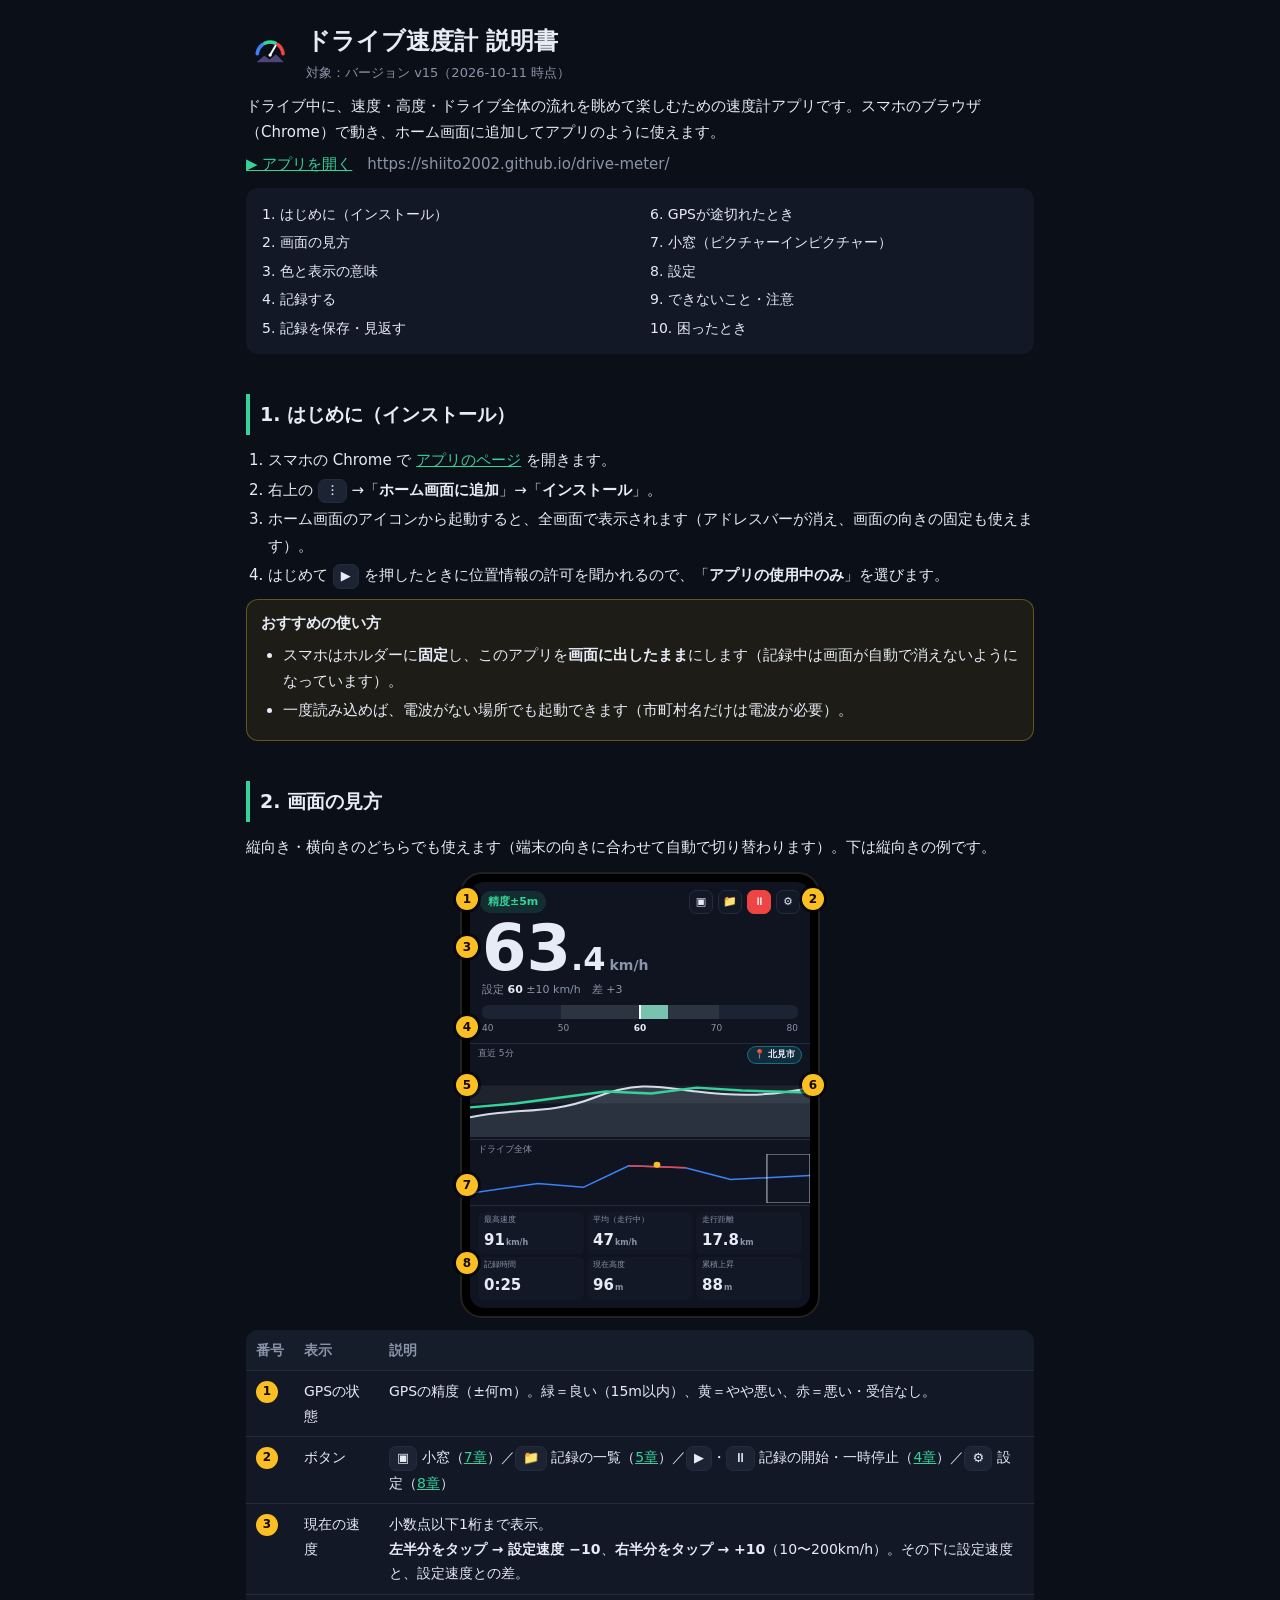
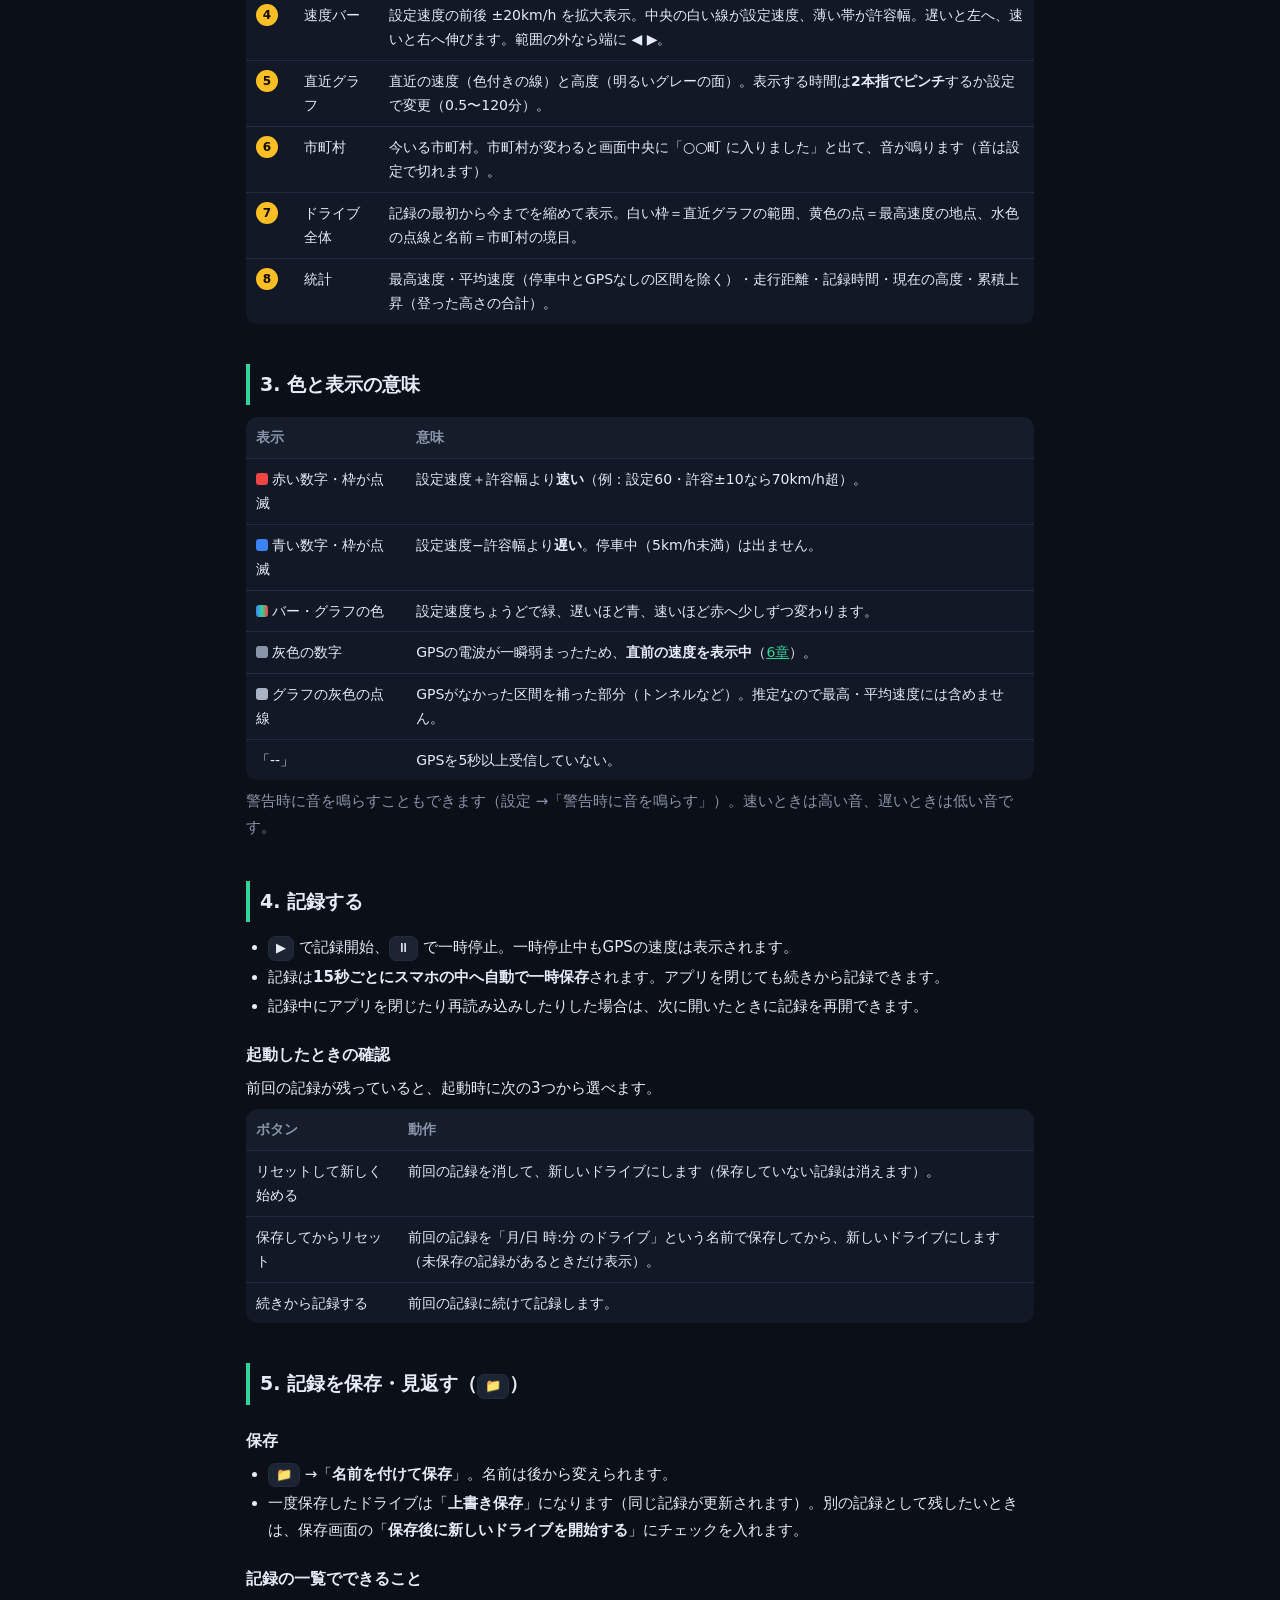
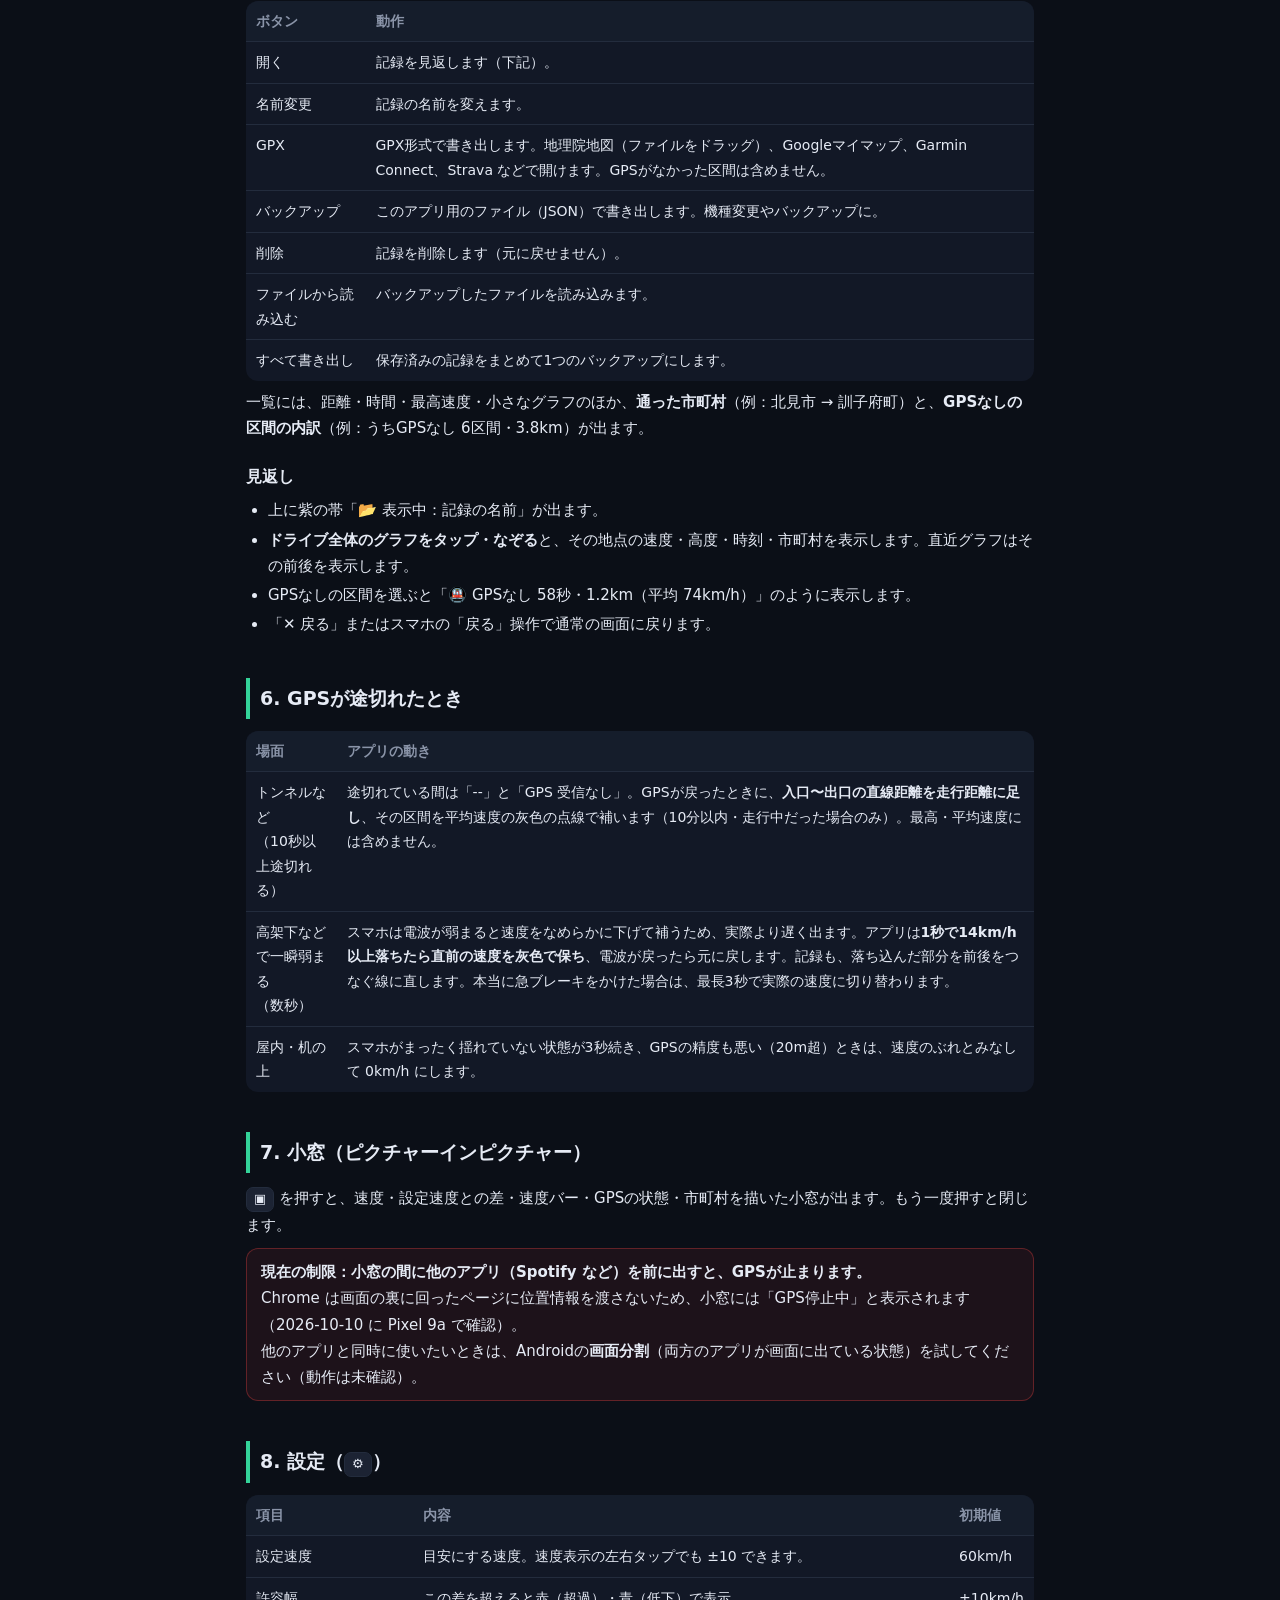
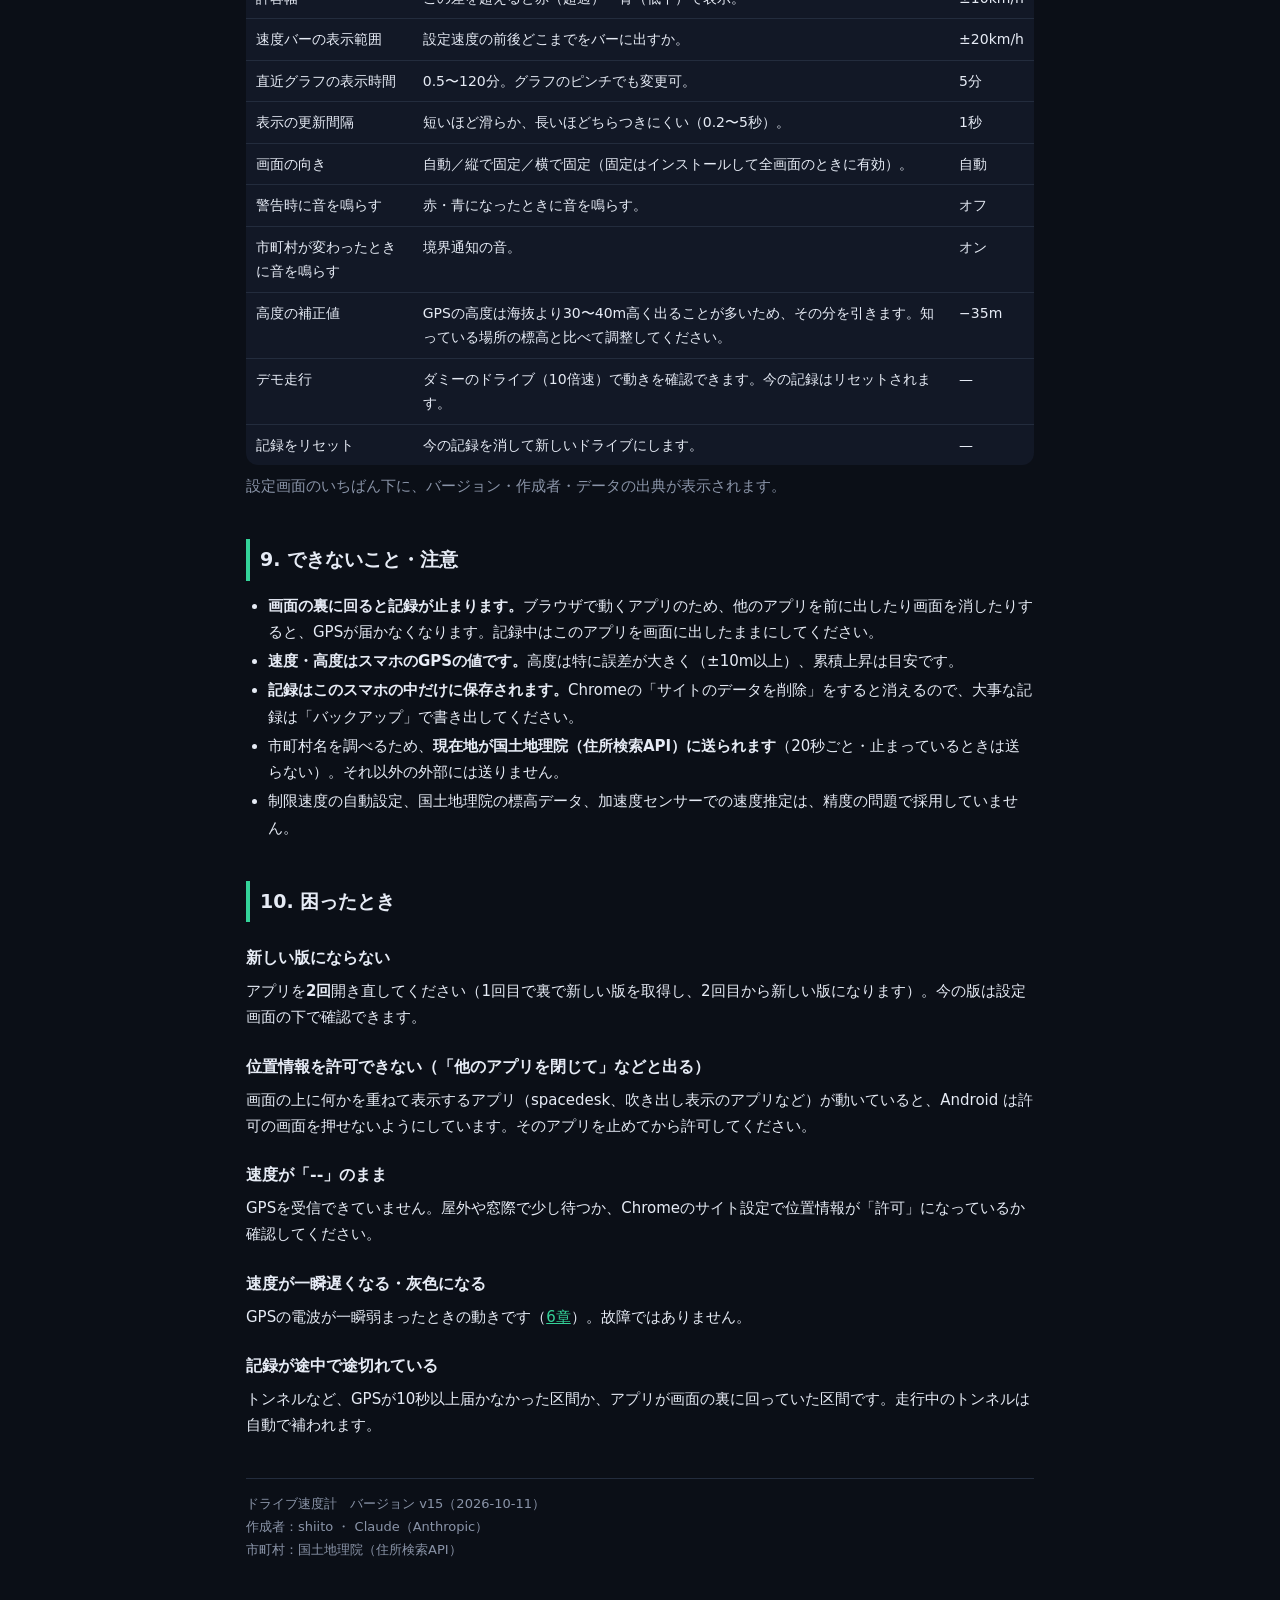
<file: manual.html>
<!doctype html>
<html lang="ja">
<head>
<meta charset="utf-8">
<meta name="viewport" content="width=device-width, initial-scale=1">
<meta name="theme-color" content="#0b0f17">
<title>ドライブ速度計 説明書</title>
<link rel="icon" href="icons/icon-192.png">
<style>
  :root{
    --bg:#0b0f17; --panel:#121826; --panel2:#0f1420; --line:#232c3d;
    --text:#e6ebf5; --muted:#8a94a8; --accent:#34d399;
    --blue:#3b82f6; --red:#ef4444; --gold:#fbbf24; --cyan:#22d3ee; --gray:#8a94a8;
  }
  *{box-sizing:border-box}
  html{scroll-behavior:smooth}
  body{margin:0;background:var(--bg);color:var(--text);line-height:1.75;font-size:15px;
    font-family:system-ui,"Noto Sans JP","Hiragino Sans","Yu Gothic UI",sans-serif}
  .wrap{max-width:820px;margin:0 auto;padding:20px 16px 64px}
  header.top{display:flex;align-items:center;gap:12px;margin-bottom:8px}
  header.top img{width:48px;height:48px;border-radius:12px}
  h1{font-size:24px;margin:0}
  .ver{color:var(--muted);font-size:13px}
  h2{font-size:19px;margin:40px 0 12px;padding:4px 0 4px 10px;border-left:4px solid var(--accent);scroll-margin-top:12px}
  h3{font-size:16px;margin:22px 0 6px}
  p{margin:6px 0}
  a{color:var(--accent)}
  .muted{color:var(--muted)}
  .card{background:var(--panel);border-radius:12px;padding:12px 16px;margin:10px 0}
  .note{background:#fbbf2414;border:1px solid #fbbf2455;border-radius:12px;padding:10px 14px;margin:10px 0}
  .warn{background:#ef444414;border:1px solid #ef444455;border-radius:12px;padding:10px 14px;margin:10px 0}
  ol,ul{margin:6px 0;padding-left:22px}
  li{margin:3px 0}
  table{width:100%;border-collapse:collapse;font-size:14px;background:var(--panel);border-radius:12px;overflow:hidden;margin:8px 0}
  th,td{padding:8px 10px;border-bottom:1px solid var(--line);text-align:left;vertical-align:top}
  th{color:var(--muted);font-weight:600;background:#18203099;white-space:nowrap}
  tr:last-child td{border-bottom:0}
  .k{display:inline-block;min-width:24px;padding:0 7px;border-radius:7px;background:#1c2333;border:1px solid var(--line);font-size:13px;text-align:center}
  .num{display:inline-grid;place-items:center;width:22px;height:22px;border-radius:50%;background:var(--gold);color:#140a00;font-size:12px;font-weight:800;margin-right:4px;vertical-align:1px}
  .toc{columns:2;column-gap:20px;font-size:14px}
  .toc a{display:block;color:var(--text);text-decoration:none;padding:2px 0}
  .toc a:hover{color:var(--accent)}
  @media (max-width:520px){.toc{columns:1}}
  .sw{display:inline-block;width:12px;height:12px;border-radius:3px;vertical-align:-1px;margin-right:4px}

  /* 画面の図（説明用の簡易な絵） */
  .shot{position:relative;background:#000;border:2px solid #222;border-radius:22px;padding:8px;max-width:360px;margin:12px auto}
  .scr{background:var(--panel2);border-radius:14px;overflow:hidden;font-size:11px}
  .scr .tb{display:flex;align-items:center;gap:5px;padding:8px 10px 2px}
  .scr .pill{background:#34d39922;color:var(--accent);border-radius:99px;padding:1px 8px;font-weight:700}
  .scr .sp{flex:1}
  .scr .ib{width:24px;height:24px;border-radius:7px;border:1px solid var(--line);background:var(--panel);display:grid;place-items:center;font-size:11px}
  .scr .ib.rec{background:var(--red);border-color:var(--red);color:#fff}
  .scr .spd{padding:0 12px;font-weight:800;font-size:64px;line-height:1}
  .scr .spd .d{font-size:32px}
  .scr .spd small{font-size:14px;color:var(--muted);font-weight:600;margin-left:4px}
  .scr .dl{padding:0 12px;color:var(--muted)}
  .scr .bar{position:relative;margin:6px 12px 2px;height:14px;background:#1c2333;border-radius:6px;overflow:hidden}
  .scr .bar i{position:absolute;top:0;bottom:0}
  .scr .bl{display:flex;justify-content:space-between;margin:0 12px;color:var(--muted);font-size:9px}
  .scr .ch{position:relative;height:96px;border-top:1px solid var(--line);margin-top:6px}
  .scr .ch.s{height:66px;margin-top:0}
  .scr .ch .t{position:absolute;left:8px;top:2px;color:var(--muted);font-size:9px}
  .scr .ch .m{position:absolute;right:8px;top:2px;font-size:9px;font-weight:700;background:#22d3ee22;border:1px solid #22d3ee66;border-radius:99px;padding:0 6px}
  .scr .ch svg{position:absolute;left:0;top:14px;width:100%;height:calc(100% - 16px)}
  .scr .st{display:grid;grid-template-columns:repeat(3,1fr);gap:3px;padding:6px 8px 8px;border-top:1px solid var(--line)}
  .scr .st div{background:var(--panel);border-radius:6px;padding:1px 6px}
  .scr .st span{display:block;color:var(--muted);font-size:8px}
  .scr .st b{font-size:15px}
  .scr .st b small{font-size:8px;color:var(--muted);margin-left:1px}
  .call{position:absolute;display:grid;place-items:center;width:22px;height:22px;border-radius:50%;background:var(--gold);color:#140a00;font-size:12px;font-weight:800;box-shadow:0 0 0 3px #0008}
  footer{margin-top:40px;padding-top:14px;border-top:1px solid var(--line);color:var(--muted);font-size:13px}
</style>
</head>
<body>
<div class="wrap">
  <header class="top">
    <img src="icons/icon-192.png" alt="">
    <div><h1>ドライブ速度計 説明書</h1><div class="ver">対象：バージョン v15（2026-10-11 時点）</div></div>
  </header>
  <p>ドライブ中に、速度・高度・ドライブ全体の流れを眺めて楽しむための速度計アプリです。スマホのブラウザ（Chrome）で動き、ホーム画面に追加してアプリのように使えます。</p>
  <p><a href="./">▶ アプリを開く</a>　<span class="muted">https://shiito2002.github.io/drive-meter/</span></p>

  <div class="card toc">
    <a href="#start">1. はじめに（インストール）</a>
    <a href="#screen">2. 画面の見方</a>
    <a href="#color">3. 色と表示の意味</a>
    <a href="#rec">4. 記録する</a>
    <a href="#records">5. 記録を保存・見返す</a>
    <a href="#gps">6. GPSが途切れたとき</a>
    <a href="#pip">7. 小窓（ピクチャーインピクチャー）</a>
    <a href="#settings">8. 設定</a>
    <a href="#limits">9. できないこと・注意</a>
    <a href="#faq">10. 困ったとき</a>
  </div>

  <!-- ============================================================ -->
  <h2 id="start">1. はじめに（インストール）</h2>
  <ol>
    <li>スマホの Chrome で <a href="./">アプリのページ</a> を開きます。</li>
    <li>右上の <span class="k">︙</span> →「<b>ホーム画面に追加</b>」→「<b>インストール</b>」。</li>
    <li>ホーム画面のアイコンから起動すると、全画面で表示されます（アドレスバーが消え、画面の向きの固定も使えます）。</li>
    <li>はじめて <span class="k">▶</span> を押したときに位置情報の許可を聞かれるので、「<b>アプリの使用中のみ</b>」を選びます。</li>
  </ol>
  <div class="note">
    <b>おすすめの使い方</b>
    <ul>
      <li>スマホはホルダーに<b>固定</b>し、このアプリを<b>画面に出したまま</b>にします（記録中は画面が自動で消えないようになっています）。</li>
      <li>一度読み込めば、電波がない場所でも起動できます（市町村名だけは電波が必要）。</li>
    </ul>
  </div>

  <!-- ============================================================ -->
  <h2 id="screen">2. 画面の見方</h2>
  <p>縦向き・横向きのどちらでも使えます（端末の向きに合わせて自動で切り替わります）。下は縦向きの例です。</p>

  <div class="shot">
    <div class="scr">
      <div class="tb"><span class="pill">精度±5m</span><span class="sp"></span>
        <span class="ib">▣</span><span class="ib">📁</span><span class="ib rec">⏸</span><span class="ib">⚙</span></div>
      <div class="spd">63<span class="d">.4</span><small>km/h</small></div>
      <div class="dl">設定 <b style="color:var(--text)">60</b> ±10 km/h　差 +3</div>
      <div class="bar"><i style="left:50%;width:9%;background:rgb(110,190,170)"></i><i style="left:25%;width:50%;background:#ffffff12"></i><i style="left:50%;width:2px;margin-left:-1px;background:#fff"></i></div>
      <div class="bl"><span>40</span><span>50</span><span style="color:var(--text);font-weight:700">60</span><span>70</span><span>80</span></div>
      <div class="ch"><span class="t">直近 5分</span><span class="m">📍 北見市</span>
        <svg viewBox="0 0 300 80" preserveAspectRatio="none"><path d="M0 60 C40 50 70 58 110 40 S170 30 200 34 260 40 300 30 L300 80 L0 80Z" fill="#94a3b833"/><path d="M0 60 C40 50 70 58 110 40 S170 30 200 34 260 40 300 30" stroke="#d4dbe6" stroke-width="2" fill="none"/><rect x="0" y="28" width="300" height="18" fill="#ffffff10"/><path d="M0 50 L40 46 L80 40 L120 34 L160 36 L200 30 L240 33 L300 35" stroke="#34d399" stroke-width="2.5" fill="none"/></svg></div>
      <div class="ch s"><span class="t">ドライブ全体</span>
        <svg viewBox="0 0 300 50" preserveAspectRatio="none"><path d="M0 40 L60 30 L100 34 L140 12 L190 14 L230 26 L300 22" stroke="#3b82f6" stroke-width="1.5" fill="none"/><path d="M140 12 L190 14" stroke="#ef4444" stroke-width="1.5"/><rect x="262" y="0" width="38" height="50" fill="none" stroke="#ffffffaa"/><circle cx="165" cy="11" r="3" fill="#fbbf24"/></svg></div>
      <div class="st">
        <div><span>最高速度</span><b>91<small>km/h</small></b></div><div><span>平均（走行中）</span><b>47<small>km/h</small></b></div><div><span>走行距離</span><b>17.8<small>km</small></b></div>
        <div><span>記録時間</span><b>0:25</b></div><div><span>現在高度</span><b>96<small>m</small></b></div><div><span>累積上昇</span><b>88<small>m</small></b></div>
      </div>
    </div>
    <span class="call" style="left:-6px;top:14px">1</span>
    <span class="call" style="right:-6px;top:14px">2</span>
    <span class="call" style="left:-6px;top:62px">3</span>
    <span class="call" style="left:-6px;top:142px">4</span>
    <span class="call" style="left:-6px;top:200px">5</span>
    <span class="call" style="right:-6px;top:200px">6</span>
    <span class="call" style="left:-6px;top:300px">7</span>
    <span class="call" style="left:-6px;top:378px">8</span>
  </div>

  <table>
    <tr><th>番号</th><th>表示</th><th>説明</th></tr>
    <tr><td><span class="num">1</span></td><td>GPSの状態</td><td>GPSの精度（±何m）。緑＝良い（15m以内）、黄＝やや悪い、赤＝悪い・受信なし。</td></tr>
    <tr><td><span class="num">2</span></td><td>ボタン</td><td><span class="k">▣</span> 小窓（<a href="#pip">7章</a>）／<span class="k">📁</span> 記録の一覧（<a href="#records">5章</a>）／<span class="k">▶</span>・<span class="k">⏸</span> 記録の開始・一時停止（<a href="#rec">4章</a>）／<span class="k">⚙</span> 設定（<a href="#settings">8章</a>）</td></tr>
    <tr><td><span class="num">3</span></td><td>現在の速度</td><td>小数点以下1桁まで表示。<br><b>左半分をタップ → 設定速度 −10</b>、<b>右半分をタップ → +10</b>（10〜200km/h）。その下に設定速度と、設定速度との差。</td></tr>
    <tr><td><span class="num">4</span></td><td>速度バー</td><td>設定速度の前後 ±20km/h を拡大表示。中央の白い線が設定速度、薄い帯が許容幅。遅いと左へ、速いと右へ伸びます。範囲の外なら端に ◀ ▶。</td></tr>
    <tr><td><span class="num">5</span></td><td>直近グラフ</td><td>直近の速度（色付きの線）と高度（明るいグレーの面）。表示する時間は<b>2本指でピンチ</b>するか設定で変更（0.5〜120分）。</td></tr>
    <tr><td><span class="num">6</span></td><td>市町村</td><td>今いる市町村。市町村が変わると画面中央に「○○町 に入りました」と出て、音が鳴ります（音は設定で切れます）。</td></tr>
    <tr><td><span class="num">7</span></td><td>ドライブ全体</td><td>記録の最初から今までを縮めて表示。白い枠＝直近グラフの範囲、黄色の点＝最高速度の地点、水色の点線と名前＝市町村の境目。</td></tr>
    <tr><td><span class="num">8</span></td><td>統計</td><td>最高速度・平均速度（停車中とGPSなしの区間を除く）・走行距離・記録時間・現在の高度・累積上昇（登った高さの合計）。</td></tr>
  </table>

  <!-- ============================================================ -->
  <h2 id="color">3. 色と表示の意味</h2>
  <table>
    <tr><th>表示</th><th>意味</th></tr>
    <tr><td><span class="sw" style="background:var(--red)"></span>赤い数字・枠が点滅</td><td>設定速度＋許容幅より<b>速い</b>（例：設定60・許容±10なら70km/h超）。</td></tr>
    <tr><td><span class="sw" style="background:var(--blue)"></span>青い数字・枠が点滅</td><td>設定速度−許容幅より<b>遅い</b>。停車中（5km/h未満）は出ません。</td></tr>
    <tr><td><span class="sw" style="background:linear-gradient(90deg,#3b82f6,#34d399,#ef4444)"></span>バー・グラフの色</td><td>設定速度ちょうどで緑、遅いほど青、速いほど赤へ少しずつ変わります。</td></tr>
    <tr><td><span class="sw" style="background:var(--gray)"></span>灰色の数字</td><td>GPSの電波が一瞬弱まったため、<b>直前の速度を表示中</b>（<a href="#gps">6章</a>）。</td></tr>
    <tr><td><span class="sw" style="background:#aab3c5"></span>グラフの灰色の点線</td><td>GPSがなかった区間を補った部分（トンネルなど）。推定なので最高・平均速度には含めません。</td></tr>
    <tr><td>「--」</td><td>GPSを5秒以上受信していない。</td></tr>
  </table>
  <p class="muted">警告時に音を鳴らすこともできます（設定 →「警告時に音を鳴らす」）。速いときは高い音、遅いときは低い音です。</p>

  <!-- ============================================================ -->
  <h2 id="rec">4. 記録する</h2>
  <ul>
    <li><span class="k">▶</span> で記録開始、<span class="k">⏸</span> で一時停止。一時停止中もGPSの速度は表示されます。</li>
    <li>記録は<b>15秒ごとにスマホの中へ自動で一時保存</b>されます。アプリを閉じても続きから記録できます。</li>
    <li>記録中にアプリを閉じたり再読み込みしたりした場合は、次に開いたときに記録を再開できます。</li>
  </ul>
  <h3>起動したときの確認</h3>
  <p>前回の記録が残っていると、起動時に次の3つから選べます。</p>
  <table>
    <tr><th>ボタン</th><th>動作</th></tr>
    <tr><td>リセットして新しく始める</td><td>前回の記録を消して、新しいドライブにします（保存していない記録は消えます）。</td></tr>
    <tr><td>保存してからリセット</td><td>前回の記録を「月/日 時:分 のドライブ」という名前で保存してから、新しいドライブにします（未保存の記録があるときだけ表示）。</td></tr>
    <tr><td>続きから記録する</td><td>前回の記録に続けて記録します。</td></tr>
  </table>

  <!-- ============================================================ -->
  <h2 id="records">5. 記録を保存・見返す（<span class="k">📁</span>）</h2>
  <h3>保存</h3>
  <ul>
    <li><span class="k">📁</span> →「<b>名前を付けて保存</b>」。名前は後から変えられます。</li>
    <li>一度保存したドライブは「<b>上書き保存</b>」になります（同じ記録が更新されます）。別の記録として残したいときは、保存画面の「<b>保存後に新しいドライブを開始する</b>」にチェックを入れます。</li>
  </ul>
  <h3>記録の一覧でできること</h3>
  <table>
    <tr><th>ボタン</th><th>動作</th></tr>
    <tr><td>開く</td><td>記録を見返します（下記）。</td></tr>
    <tr><td>名前変更</td><td>記録の名前を変えます。</td></tr>
    <tr><td>GPX</td><td>GPX形式で書き出します。地理院地図（ファイルをドラッグ）、Googleマイマップ、Garmin Connect、Strava などで開けます。GPSがなかった区間は含めません。</td></tr>
    <tr><td>バックアップ</td><td>このアプリ用のファイル（JSON）で書き出します。機種変更やバックアップに。</td></tr>
    <tr><td>削除</td><td>記録を削除します（元に戻せません）。</td></tr>
    <tr><td>ファイルから読み込む</td><td>バックアップしたファイルを読み込みます。</td></tr>
    <tr><td>すべて書き出し</td><td>保存済みの記録をまとめて1つのバックアップにします。</td></tr>
  </table>
  <p>一覧には、距離・時間・最高速度・小さなグラフのほか、<b>通った市町村</b>（例：北見市 → 訓子府町）と、<b>GPSなしの区間の内訳</b>（例：うちGPSなし 6区間・3.8km）が出ます。</p>
  <h3>見返し</h3>
  <ul>
    <li>上に紫の帯「📂 表示中：記録の名前」が出ます。</li>
    <li><b>ドライブ全体のグラフをタップ・なぞる</b>と、その地点の速度・高度・時刻・市町村を表示します。直近グラフはその前後を表示します。</li>
    <li>GPSなしの区間を選ぶと「🚇 GPSなし 58秒・1.2km（平均 74km/h）」のように表示します。</li>
    <li>「✕ 戻る」またはスマホの「戻る」操作で通常の画面に戻ります。</li>
  </ul>

  <!-- ============================================================ -->
  <h2 id="gps">6. GPSが途切れたとき</h2>
  <table>
    <tr><th>場面</th><th>アプリの動き</th></tr>
    <tr><td>トンネルなど<br>（10秒以上途切れる）</td><td>途切れている間は「--」と「GPS 受信なし」。GPSが戻ったときに、<b>入口〜出口の直線距離を走行距離に足し</b>、その区間を平均速度の灰色の点線で補います（10分以内・走行中だった場合のみ）。最高・平均速度には含めません。</td></tr>
    <tr><td>高架下などで一瞬弱まる<br>（数秒）</td><td>スマホは電波が弱まると速度をなめらかに下げて補うため、実際より遅く出ます。アプリは<b>1秒で14km/h以上落ちたら直前の速度を灰色で保ち</b>、電波が戻ったら元に戻します。記録も、落ち込んだ部分を前後をつなぐ線に直します。本当に急ブレーキをかけた場合は、最長3秒で実際の速度に切り替わります。</td></tr>
    <tr><td>屋内・机の上</td><td>スマホがまったく揺れていない状態が3秒続き、GPSの精度も悪い（20m超）ときは、速度のぶれとみなして 0km/h にします。</td></tr>
  </table>

  <!-- ============================================================ -->
  <h2 id="pip">7. 小窓（ピクチャーインピクチャー）</h2>
  <p><span class="k">▣</span> を押すと、速度・設定速度との差・速度バー・GPSの状態・市町村を描いた小窓が出ます。もう一度押すと閉じます。</p>
  <div class="warn">
    <b>現在の制限：小窓の間に他のアプリ（Spotify など）を前に出すと、GPSが止まります。</b><br>
    Chrome は画面の裏に回ったページに位置情報を渡さないため、小窓には「GPS停止中」と表示されます（2026-10-10 に Pixel 9a で確認）。<br>
    他のアプリと同時に使いたいときは、Androidの<b>画面分割</b>（両方のアプリが画面に出ている状態）を試してください（動作は未確認）。
  </div>

  <!-- ============================================================ -->
  <h2 id="settings">8. 設定（<span class="k">⚙</span>）</h2>
  <table>
    <tr><th>項目</th><th>内容</th><th>初期値</th></tr>
    <tr><td>設定速度</td><td>目安にする速度。速度表示の左右タップでも ±10 できます。</td><td>60km/h</td></tr>
    <tr><td>許容幅</td><td>この差を超えると赤（超過）・青（低下）で表示。</td><td>±10km/h</td></tr>
    <tr><td>速度バーの表示範囲</td><td>設定速度の前後どこまでをバーに出すか。</td><td>±20km/h</td></tr>
    <tr><td>直近グラフの表示時間</td><td>0.5〜120分。グラフのピンチでも変更可。</td><td>5分</td></tr>
    <tr><td>表示の更新間隔</td><td>短いほど滑らか、長いほどちらつきにくい（0.2〜5秒）。</td><td>1秒</td></tr>
    <tr><td>画面の向き</td><td>自動／縦で固定／横で固定（固定はインストールして全画面のときに有効）。</td><td>自動</td></tr>
    <tr><td>警告時に音を鳴らす</td><td>赤・青になったときに音を鳴らす。</td><td>オフ</td></tr>
    <tr><td>市町村が変わったときに音を鳴らす</td><td>境界通知の音。</td><td>オン</td></tr>
    <tr><td>高度の補正値</td><td>GPSの高度は海抜より30〜40m高く出ることが多いため、その分を引きます。知っている場所の標高と比べて調整してください。</td><td>−35m</td></tr>
    <tr><td>デモ走行</td><td>ダミーのドライブ（10倍速）で動きを確認できます。今の記録はリセットされます。</td><td>—</td></tr>
    <tr><td>記録をリセット</td><td>今の記録を消して新しいドライブにします。</td><td>—</td></tr>
  </table>
  <p class="muted">設定画面のいちばん下に、バージョン・作成者・データの出典が表示されます。</p>

  <!-- ============================================================ -->
  <h2 id="limits">9. できないこと・注意</h2>
  <ul>
    <li><b>画面の裏に回ると記録が止まります。</b>ブラウザで動くアプリのため、他のアプリを前に出したり画面を消したりすると、GPSが届かなくなります。記録中はこのアプリを画面に出したままにしてください。</li>
    <li><b>速度・高度はスマホのGPSの値です。</b>高度は特に誤差が大きく（±10m以上）、累積上昇は目安です。</li>
    <li><b>記録はこのスマホの中だけに保存されます。</b>Chromeの「サイトのデータを削除」をすると消えるので、大事な記録は「バックアップ」で書き出してください。</li>
    <li>市町村名を調べるため、<b>現在地が国土地理院（住所検索API）に送られます</b>（20秒ごと・止まっているときは送らない）。それ以外の外部には送りません。</li>
    <li>制限速度の自動設定、国土地理院の標高データ、加速度センサーでの速度推定は、精度の問題で採用していません。</li>
  </ul>

  <!-- ============================================================ -->
  <h2 id="faq">10. 困ったとき</h2>
  <h3>新しい版にならない</h3>
  <p>アプリを<b>2回</b>開き直してください（1回目で裏で新しい版を取得し、2回目から新しい版になります）。今の版は設定画面の下で確認できます。</p>
  <h3>位置情報を許可できない（「他のアプリを閉じて」などと出る）</h3>
  <p>画面の上に何かを重ねて表示するアプリ（spacedesk、吹き出し表示のアプリなど）が動いていると、Android は許可の画面を押せないようにしています。そのアプリを止めてから許可してください。</p>
  <h3>速度が「--」のまま</h3>
  <p>GPSを受信できていません。屋外や窓際で少し待つか、Chromeのサイト設定で位置情報が「許可」になっているか確認してください。</p>
  <h3>速度が一瞬遅くなる・灰色になる</h3>
  <p>GPSの電波が一瞬弱まったときの動きです（<a href="#gps">6章</a>）。故障ではありません。</p>
  <h3>記録が途中で途切れている</h3>
  <p>トンネルなど、GPSが10秒以上届かなかった区間か、アプリが画面の裏に回っていた区間です。走行中のトンネルは自動で補われます。</p>

  <footer>
    ドライブ速度計　バージョン v15（2026-10-11）<br>
    作成者：shiito ・ Claude（Anthropic）<br>
    市町村：国土地理院（住所検索API）
  </footer>
</div>
</body>
</html>
</file>
